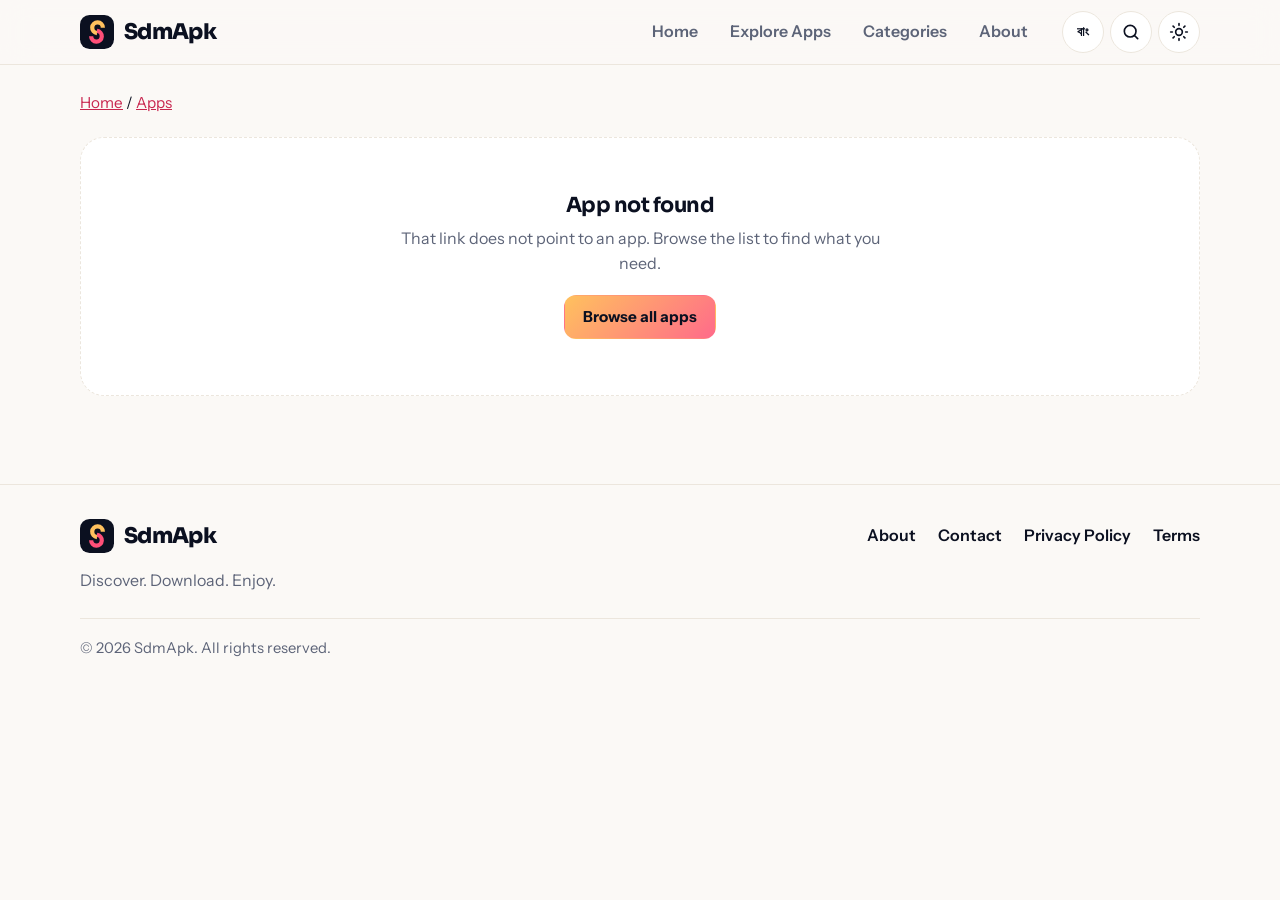
<file: app/index.html>
<!doctype html>
<html lang="en">
<head>
<meta charset="utf-8">
<meta name="viewport" content="width=device-width,initial-scale=1">
<title>App details · SdmApk</title>
<meta name="description" content="App details and download link on SdmApk.">
<meta name="theme-color" content="#0b1020">
<meta property="og:site_name" content="SdmApk">
<meta property="og:type" content="website">
<meta property="og:title" content="App details · SdmApk">
<meta property="og:description" content="App details and download link on SdmApk.">
<meta name="twitter:card" content="summary">
<link rel="icon" href="/assets/favicon.svg" type="image/svg+xml">
<link rel="preconnect" href="https://fonts.googleapis.com">
<link rel="preconnect" href="https://fonts.gstatic.com" crossorigin>
<link rel="stylesheet" href="https://fonts.googleapis.com/css2?family=Instrument+Sans:wght@400..700&family=Sora:wght@600..800&display=swap">
<link rel="stylesheet" href="/assets/site.css">
<script src="/assets/theme.js"></script>
</head>
<body>
<a class="skip" href="#main">Skip to content</a>
<header class="site-header">
<div class="wrap bar">
<a class="brand" href="/" aria-label="SdmApk home"><svg viewBox="0 0 64 64" aria-hidden="true"><rect width="64" height="64" rx="18" fill="#0b1020"/><path d="M43 24a10 10 0 1 0-11 10" fill="none" stroke="#ffc15e" stroke-width="8"/><path d="M21 40a10 10 0 1 0 11-10" fill="none" stroke="#ff4f78" stroke-width="8"/></svg>SdmApk</a>
<nav id="nav-links" class="nav-links" aria-label="Main">
<a href="/">Home</a>
<a href="/#explore">Explore Apps</a>
<a href="/#categories">Categories</a>
<a href="/about/">About</a>
</nav>
<div class="tools">
<a class="icon-btn" href="/#search" aria-label="Search apps"><svg viewBox="0 0 24 24" aria-hidden="true"><circle cx="11" cy="11" r="7"/><path d="m20 20-3.5-3.5"/></svg></a>
<button class="icon-btn theme-btn" id="theme-btn" type="button" aria-label="Switch between light and dark theme"><svg class="sun" viewBox="0 0 24 24" aria-hidden="true"><circle cx="12" cy="12" r="4"/><path d="M12 2v2M12 20v2M4.9 4.9l1.4 1.4M17.7 17.7l1.4 1.4M2 12h2M20 12h2M4.9 19.1l1.4-1.4M17.7 6.3l1.4-1.4"/></svg><svg class="moon" viewBox="0 0 24 24" aria-hidden="true"><path d="M21 12.8A9 9 0 1 1 11.2 3a7 7 0 0 0 9.8 9.8z"/></svg></button>
<button class="icon-btn menu-btn" id="menu-btn" type="button" aria-label="Open menu" aria-expanded="false" aria-controls="nav-links"><svg viewBox="0 0 24 24" aria-hidden="true"><path d="M4 7h16M4 12h16M4 17h16"/></svg></button>
</div>
</div>
</header>
<main id="main">
<div class="wrap">
<p class="crumbs"><a href="/">Home</a> / <a href="/#explore">Apps</a></p>
<div class="detail" id="detail"><div class="skeleton"></div></div>
</div>
</main>
<footer class="site-footer">
<div class="wrap foot">
<div><a class="brand" href="/" aria-label="SdmApk home"><svg viewBox="0 0 64 64" aria-hidden="true"><rect width="64" height="64" rx="18" fill="#0b1020"/><path d="M43 24a10 10 0 1 0-11 10" fill="none" stroke="#ffc15e" stroke-width="8"/><path d="M21 40a10 10 0 1 0 11-10" fill="none" stroke="#ff4f78" stroke-width="8"/></svg>SdmApk</a><p>Discover. Download. Enjoy.</p></div>
<nav aria-label="Footer">
<a href="/about/">About</a>
<a href="/about/#contact">Contact</a>
<a href="/privacy/">Privacy Policy</a>
<a href="/terms/">Terms</a>
</nav>
<p class="copy">© 2026 SdmApk. All rights reserved.</p>
</div>
</footer>
<script src="/assets/i18n.js" defer></script>
<script src="/assets/site.js" defer></script>
<script src="/assets/motion.js" defer></script>
<script src="/assets/app.js" defer></script>
</body>
</html>
</file>
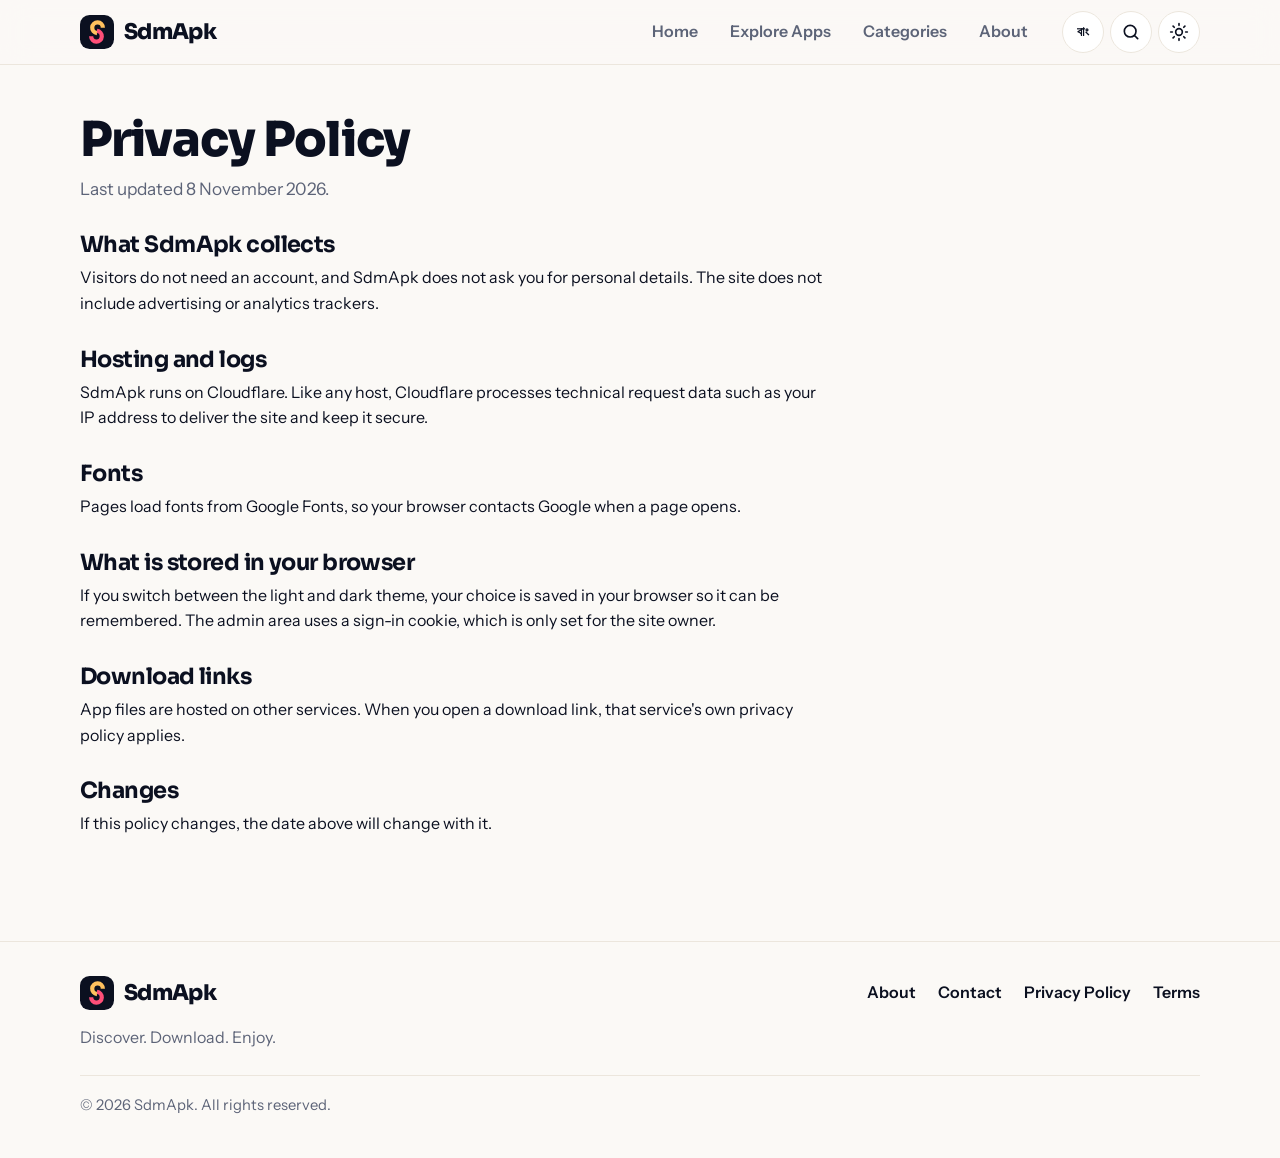
<file: privacy/index.html>
<!doctype html>
<html lang="en">
<head>
<meta charset="utf-8">
<meta name="viewport" content="width=device-width,initial-scale=1">
<title>Privacy Policy · SdmApk</title>
<meta name="description" content="How SdmApk handles information when you browse and download apps.">
<meta name="theme-color" content="#0b1020">
<meta property="og:site_name" content="SdmApk">
<meta property="og:type" content="website">
<meta property="og:title" content="Privacy Policy · SdmApk">
<meta property="og:description" content="How SdmApk handles information when you browse and download apps.">
<meta name="twitter:card" content="summary">
<link rel="icon" href="/assets/favicon.svg" type="image/svg+xml">
<link rel="preconnect" href="https://fonts.googleapis.com">
<link rel="preconnect" href="https://fonts.gstatic.com" crossorigin>
<link rel="stylesheet" href="https://fonts.googleapis.com/css2?family=Instrument+Sans:wght@400..700&family=Sora:wght@600..800&display=swap">
<link rel="stylesheet" href="/assets/site.css">
<script src="/assets/theme.js"></script>
</head>
<body>
<a class="skip" href="#main">Skip to content</a>
<header class="site-header">
<div class="wrap bar">
<a class="brand" href="/" aria-label="SdmApk home"><svg viewBox="0 0 64 64" aria-hidden="true"><rect width="64" height="64" rx="18" fill="#0b1020"/><path d="M43 24a10 10 0 1 0-11 10" fill="none" stroke="#ffc15e" stroke-width="8"/><path d="M21 40a10 10 0 1 0 11-10" fill="none" stroke="#ff4f78" stroke-width="8"/></svg>SdmApk</a>
<nav id="nav-links" class="nav-links" aria-label="Main">
<a href="/">Home</a>
<a href="/#explore">Explore Apps</a>
<a href="/#categories">Categories</a>
<a href="/about/">About</a>
</nav>
<div class="tools">
<a class="icon-btn" href="/#search" aria-label="Search apps"><svg viewBox="0 0 24 24" aria-hidden="true"><circle cx="11" cy="11" r="7"/><path d="m20 20-3.5-3.5"/></svg></a>
<button class="icon-btn theme-btn" id="theme-btn" type="button" aria-label="Switch between light and dark theme"><svg class="sun" viewBox="0 0 24 24" aria-hidden="true"><circle cx="12" cy="12" r="4"/><path d="M12 2v2M12 20v2M4.9 4.9l1.4 1.4M17.7 17.7l1.4 1.4M2 12h2M20 12h2M4.9 19.1l1.4-1.4M17.7 6.3l1.4-1.4"/></svg><svg class="moon" viewBox="0 0 24 24" aria-hidden="true"><path d="M21 12.8A9 9 0 1 1 11.2 3a7 7 0 0 0 9.8 9.8z"/></svg></button>
<button class="icon-btn menu-btn" id="menu-btn" type="button" aria-label="Open menu" aria-expanded="false" aria-controls="nav-links"><svg viewBox="0 0 24 24" aria-hidden="true"><path d="M4 7h16M4 12h16M4 17h16"/></svg></button>
</div>
</div>
</header>
<main id="main">
<div class="wrap page">
<h1>Privacy Policy</h1>
<p class="lede">Last updated 8 November 2026.</p>
<h2>What SdmApk collects</h2>
<p>Visitors do not need an account, and SdmApk does not ask you for personal details. The site does not include advertising or analytics trackers.</p>
<h2>Hosting and logs</h2>
<p>SdmApk runs on Cloudflare. Like any host, Cloudflare processes technical request data such as your IP address to deliver the site and keep it secure.</p>
<h2>Fonts</h2>
<p>Pages load fonts from Google Fonts, so your browser contacts Google when a page opens.</p>
<h2>What is stored in your browser</h2>
<p>If you switch between the light and dark theme, your choice is saved in your browser so it can be remembered. The admin area uses a sign-in cookie, which is only set for the site owner.</p>
<h2>Download links</h2>
<p>App files are hosted on other services. When you open a download link, that service's own privacy policy applies.</p>
<h2>Changes</h2>
<p>If this policy changes, the date above will change with it.</p>
</div>
</main>
<footer class="site-footer">
<div class="wrap foot">
<div><a class="brand" href="/" aria-label="SdmApk home"><svg viewBox="0 0 64 64" aria-hidden="true"><rect width="64" height="64" rx="18" fill="#0b1020"/><path d="M43 24a10 10 0 1 0-11 10" fill="none" stroke="#ffc15e" stroke-width="8"/><path d="M21 40a10 10 0 1 0 11-10" fill="none" stroke="#ff4f78" stroke-width="8"/></svg>SdmApk</a><p>Discover. Download. Enjoy.</p></div>
<nav aria-label="Footer">
<a href="/about/">About</a>
<a href="/about/#contact">Contact</a>
<a href="/privacy/">Privacy Policy</a>
<a href="/terms/">Terms</a>
</nav>
<p class="copy">© 2026 SdmApk. All rights reserved.</p>
</div>
</footer>
<script src="/assets/i18n.js" defer></script>
<script src="/assets/site.js" defer></script>
<script src="/assets/motion.js" defer></script>
</body>
</html>
</file>
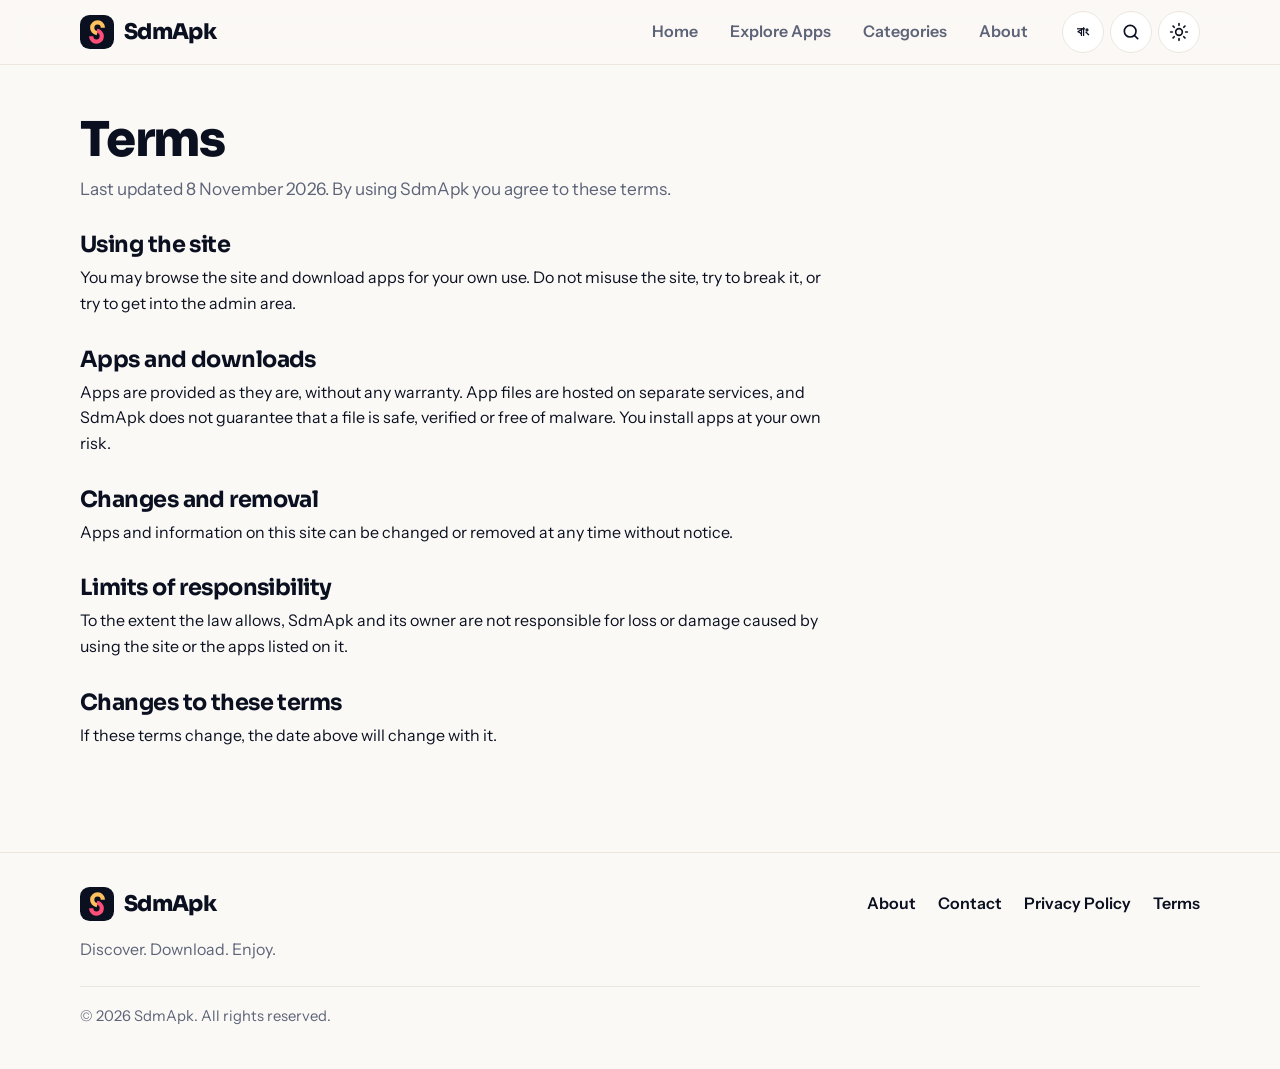
<file: terms/index.html>
<!doctype html>
<html lang="en">
<head>
<meta charset="utf-8">
<meta name="viewport" content="width=device-width,initial-scale=1">
<title>Terms · SdmApk</title>
<meta name="description" content="The terms for using SdmApk.">
<meta name="theme-color" content="#0b1020">
<meta property="og:site_name" content="SdmApk">
<meta property="og:type" content="website">
<meta property="og:title" content="Terms · SdmApk">
<meta property="og:description" content="The terms for using SdmApk.">
<meta name="twitter:card" content="summary">
<link rel="icon" href="/assets/favicon.svg" type="image/svg+xml">
<link rel="preconnect" href="https://fonts.googleapis.com">
<link rel="preconnect" href="https://fonts.gstatic.com" crossorigin>
<link rel="stylesheet" href="https://fonts.googleapis.com/css2?family=Instrument+Sans:wght@400..700&family=Sora:wght@600..800&display=swap">
<link rel="stylesheet" href="/assets/site.css">
<script src="/assets/theme.js"></script>
</head>
<body>
<a class="skip" href="#main">Skip to content</a>
<header class="site-header">
<div class="wrap bar">
<a class="brand" href="/" aria-label="SdmApk home"><svg viewBox="0 0 64 64" aria-hidden="true"><rect width="64" height="64" rx="18" fill="#0b1020"/><path d="M43 24a10 10 0 1 0-11 10" fill="none" stroke="#ffc15e" stroke-width="8"/><path d="M21 40a10 10 0 1 0 11-10" fill="none" stroke="#ff4f78" stroke-width="8"/></svg>SdmApk</a>
<nav id="nav-links" class="nav-links" aria-label="Main">
<a href="/">Home</a>
<a href="/#explore">Explore Apps</a>
<a href="/#categories">Categories</a>
<a href="/about/">About</a>
</nav>
<div class="tools">
<a class="icon-btn" href="/#search" aria-label="Search apps"><svg viewBox="0 0 24 24" aria-hidden="true"><circle cx="11" cy="11" r="7"/><path d="m20 20-3.5-3.5"/></svg></a>
<button class="icon-btn theme-btn" id="theme-btn" type="button" aria-label="Switch between light and dark theme"><svg class="sun" viewBox="0 0 24 24" aria-hidden="true"><circle cx="12" cy="12" r="4"/><path d="M12 2v2M12 20v2M4.9 4.9l1.4 1.4M17.7 17.7l1.4 1.4M2 12h2M20 12h2M4.9 19.1l1.4-1.4M17.7 6.3l1.4-1.4"/></svg><svg class="moon" viewBox="0 0 24 24" aria-hidden="true"><path d="M21 12.8A9 9 0 1 1 11.2 3a7 7 0 0 0 9.8 9.8z"/></svg></button>
<button class="icon-btn menu-btn" id="menu-btn" type="button" aria-label="Open menu" aria-expanded="false" aria-controls="nav-links"><svg viewBox="0 0 24 24" aria-hidden="true"><path d="M4 7h16M4 12h16M4 17h16"/></svg></button>
</div>
</div>
</header>
<main id="main">
<div class="wrap page">
<h1>Terms</h1>
<p class="lede">Last updated 8 November 2026. By using SdmApk you agree to these terms.</p>
<h2>Using the site</h2>
<p>You may browse the site and download apps for your own use. Do not misuse the site, try to break it, or try to get into the admin area.</p>
<h2>Apps and downloads</h2>
<p>Apps are provided as they are, without any warranty. App files are hosted on separate services, and SdmApk does not guarantee that a file is safe, verified or free of malware. You install apps at your own risk.</p>
<h2>Changes and removal</h2>
<p>Apps and information on this site can be changed or removed at any time without notice.</p>
<h2>Limits of responsibility</h2>
<p>To the extent the law allows, SdmApk and its owner are not responsible for loss or damage caused by using the site or the apps listed on it.</p>
<h2>Changes to these terms</h2>
<p>If these terms change, the date above will change with it.</p>
</div>
</main>
<footer class="site-footer">
<div class="wrap foot">
<div><a class="brand" href="/" aria-label="SdmApk home"><svg viewBox="0 0 64 64" aria-hidden="true"><rect width="64" height="64" rx="18" fill="#0b1020"/><path d="M43 24a10 10 0 1 0-11 10" fill="none" stroke="#ffc15e" stroke-width="8"/><path d="M21 40a10 10 0 1 0 11-10" fill="none" stroke="#ff4f78" stroke-width="8"/></svg>SdmApk</a><p>Discover. Download. Enjoy.</p></div>
<nav aria-label="Footer">
<a href="/about/">About</a>
<a href="/about/#contact">Contact</a>
<a href="/privacy/">Privacy Policy</a>
<a href="/terms/">Terms</a>
</nav>
<p class="copy">© 2026 SdmApk. All rights reserved.</p>
</div>
</footer>
<script src="/assets/i18n.js" defer></script>
<script src="/assets/site.js" defer></script>
<script src="/assets/motion.js" defer></script>
</body>
</html>
</file>
<file: assets/site.css>
/* SdmApk public styles. Light by default, dark via system setting or the theme button.
   Palette: soft indigo canvas, one indigo accent, pastel app tiles. */
:root {
  --bg: #fbf9f6;
  --surface: #ffffff;
  --surface-2: #f4efe8;
  --ink: #0b1020;
  --muted: #5d6478;
  --line: #ece6dd;
  --brand: #ff4f78;
  --brand-hover: #ff3a69;
  --brand-ink: #0b1020;
  --brand-soft: #fff0ec;
  --brand-text: #c8264f;
  --glow: linear-gradient(135deg, #ffc15e 0%, #ff6b8a 100%);
  --hero-bg: radial-gradient(520px 320px at 88% 0%, rgba(255, 193, 94, 0.28), transparent 70%), radial-gradient(460px 300px at 5% 100%, rgba(255, 79, 120, 0.22), transparent 70%), #0b1020;
  --hero-ink: #ffffff;
  --hero-muted: #aab3cf;
  --hero-tag-bg: rgba(255, 255, 255, 0.08);
  --hero-tag-ink: #ffc15e;
  --chip-bg: rgba(255, 255, 255, 0.08);
  --chip-line: rgba(255, 255, 255, 0.18);
  --danger: #b3263e;
  --shadow: 0 10px 30px -18px rgba(11, 16, 32, 0.35);
  --radius: 24px;
  --radius-sm: 12px;
  --font-body: "Instrument Sans", "Hind Siliguri", system-ui, -apple-system, "Segoe UI", Roboto, sans-serif;
  --font-display: "Sora", "Instrument Sans", system-ui, sans-serif;
  color-scheme: light;
}
@media (prefers-color-scheme: dark) {
  :root:not([data-theme="light"]) {
    --bg: #0b1020;
    --surface: #131a30;
    --surface-2: #1b2440;
    --ink: #f5f1ea;
    --muted: #a3adc8;
    --line: #26304f;
    --brand: #ff6b8a;
    --brand-hover: #ff8aa3;
    --brand-ink: #0b1020;
    --brand-soft: rgba(255, 193, 94, 0.12);
    --brand-text: #ffc15e;
    --glow: linear-gradient(135deg, #ffc15e 0%, #ff6b8a 100%);
    --danger: #ff8fa3;
    --shadow: none;
    color-scheme: dark;
  }
}
:root[data-theme="dark"] {
  --bg: #0b1020;
  --surface: #131a30;
  --surface-2: #1b2440;
  --ink: #f5f1ea;
  --muted: #a3adc8;
  --line: #26304f;
  --brand: #ff6b8a;
  --brand-hover: #ff8aa3;
  --brand-ink: #0b1020;
  --brand-soft: rgba(255, 193, 94, 0.12);
  --brand-text: #ffc15e;
  --glow: linear-gradient(135deg, #ffc15e 0%, #ff6b8a 100%);
  --danger: #ff8fa3;
  --shadow: none;
  color-scheme: dark;
}

*, *::before, *::after { box-sizing: border-box; }
html { scroll-behavior: smooth; scroll-padding-top: 84px; -webkit-text-size-adjust: 100%; }
body {
  margin: 0;
  background: var(--bg);
  color: var(--ink);
  font: 400 1rem/1.6 var(--font-body);
  -webkit-font-smoothing: antialiased;
}
img { max-width: 100%; display: block; }
a { color: var(--brand-text); }
h1, h2, h3 { font-family: var(--font-display); line-height: 1.12; letter-spacing: -0.025em; margin: 0; }
p { margin: 0; }
:focus-visible { outline: 3px solid var(--brand); outline-offset: 3px; border-radius: 6px; }
.skip { position: absolute; left: 12px; top: -60px; background: var(--brand); color: var(--brand-ink); padding: 10px 14px; border-radius: 10px; z-index: 100; text-decoration: none; }
.skip:focus { top: 12px; }
.wrap { width: min(1120px, 100% - 32px); margin-inline: auto; }
.sr-only { position: absolute; width: 1px; height: 1px; overflow: hidden; clip: rect(0 0 0 0); white-space: nowrap; }

/* Header */
.site-header { position: sticky; top: 0; z-index: 50; background: color-mix(in srgb, var(--bg) 86%, transparent); backdrop-filter: saturate(1.4) blur(14px); border-bottom: 1px solid var(--line); }
.bar { display: flex; align-items: center; gap: 12px; min-height: 64px; }
.brand { display: inline-flex; align-items: center; gap: 10px; text-decoration: none; color: var(--ink); font: 800 1.35rem/1 var(--font-display); letter-spacing: -0.03em; }
.brand svg { width: 34px; height: 34px; flex: none; }
.nav-links { display: flex; gap: 4px; margin-inline: auto 8px; }
.nav-links a { color: var(--muted); text-decoration: none; padding: 8px 14px; border-radius: 999px; font-weight: 600; }
.nav-links a:hover { color: var(--ink); background: var(--surface-2); }
.nav-links a[aria-current="page"] { color: var(--brand-text); background: var(--brand-soft); }
.tools { display: flex; gap: 6px; }
.icon-btn { width: 42px; height: 42px; display: inline-grid; place-items: center; border: 1px solid var(--line); background: var(--surface); color: var(--ink); border-radius: 999px; cursor: pointer; text-decoration: none; }
.icon-btn:hover { border-color: var(--brand); color: var(--brand-text); }
.icon-btn svg { width: 20px; height: 20px; fill: none; stroke: currentColor; stroke-width: 2; stroke-linecap: round; stroke-linejoin: round; }
.menu-btn { display: none; }
.theme-btn .moon { display: none; }
:root[data-theme="dark"] .theme-btn .sun { display: none; }
:root[data-theme="dark"] .theme-btn .moon { display: block; }
@media (prefers-color-scheme: dark) {
  :root:not([data-theme="light"]) .theme-btn .sun { display: none; }
  :root:not([data-theme="light"]) .theme-btn .moon { display: block; }
}
@media (max-width: 760px) {
  .menu-btn { display: inline-grid; }
  .tools { margin-left: auto; }
  .nav-links { display: none; position: absolute; left: 0; right: 0; top: 100%; flex-direction: column; background: var(--bg); border-bottom: 1px solid var(--line); padding: 8px 16px 14px; margin: 0; }
  .nav-links.open { display: flex; }
  .nav-links a { padding: 12px 14px; }
}

/* Buttons */
.btn { display: inline-flex; align-items: center; justify-content: center; gap: 8px; min-height: 44px; padding: 0 18px; border-radius: 12px; border: 1px solid transparent; font: 700 0.95rem/1 var(--font-body); text-decoration: none; cursor: pointer; transition: background-color 0.15s, border-color 0.15s, transform 0.15s; }
.btn-primary { background: var(--glow); color: var(--brand-ink); }
.btn-primary:hover { filter: brightness(1.06) saturate(1.1); }
.btn-ghost { background: transparent; color: var(--ink); border-color: var(--line); }
.btn-ghost:hover { border-color: var(--brand); color: var(--brand-text); }
.btn:active { transform: scale(0.98); }
.btn svg { width: 18px; height: 18px; fill: none; stroke: currentColor; stroke-width: 2.2; stroke-linecap: round; stroke-linejoin: round; }
.btn-lg { min-height: 52px; padding: 0 26px; font-size: 1.02rem; }

/* Hero: soft canvas with the newest real apps as tiles */
.hero { position: relative; background: var(--hero-bg); color: var(--hero-ink); overflow: hidden; }
.hero .wrap { text-align: center; }
.hero-text { padding: 84px 0 76px; min-width: 0; }
.hero-tag { display: inline-block; padding: 5px 12px; border-radius: 999px; background: var(--hero-tag-bg); color: var(--hero-tag-ink); font-weight: 600; font-size: 0.85rem; margin-bottom: 16px; }
.hero h1 { font-size: clamp(2.4rem, 5.6vw, 4rem); font-weight: 700; max-width: 20ch; text-wrap: balance; margin-inline: auto; letter-spacing: -0.035em; line-height: 1.04; }
.hero-copy { max-width: 52ch; margin: 18px auto 0; color: var(--hero-muted); font-size: 1.08rem; }
.search-form { display: flex; gap: 8px; margin: 30px auto 0; max-width: 560px; text-align: left; padding: 6px; background: #fff; border: 2px solid transparent; border-radius: 18px; border-color: var(--chip-line); box-shadow: 0 14px 34px -18px rgba(255, 107, 138, 0.5); }
.search-form:focus-within { border-color: #ff6b8a; }
.search-form input { flex: 1; min-width: 0; border: 0; background: transparent; color: #0b1020; font: 500 1.05rem var(--font-body); padding: 0 14px; outline: none; }
.search-form input::placeholder { color: #6b7391; }
.search-form .btn { min-height: 48px; border-radius: 13px; }
.hero-count { margin-top: 14px; color: var(--hero-muted); font-size: 0.95rem; min-height: 1.5em; }
.hero :focus-visible { outline-color: var(--brand); }

@media (prefers-reduced-motion: no-preference) {
}
@keyframes pop { from { opacity: 0; transform: scale(0.6); } to { opacity: 1; transform: none; } }
@media (max-width: 860px) {
  .hero .wrap { grid-template-columns: minmax(0, 1fr); gap: 0; }
  .hero-text { padding: 48px 0 28px; }
}

/* Sections */
.section { padding: 44px 0; }
.section-head { display: flex; align-items: end; justify-content: space-between; gap: 16px; flex-wrap: wrap; margin-bottom: 22px; }
.section-head h2 { font-size: clamp(1.6rem, 4vw, 2.2rem); font-weight: 750; }
.section-head p { color: var(--muted); margin-top: 6px; }

/* Categories */
.cat-grid { display: flex; flex-wrap: wrap; gap: 10px; }
.cat { display: inline-flex; align-items: center; gap: 10px; padding: 8px 18px 8px 8px; background: var(--surface); border: 1px solid var(--line); border-radius: 999px; color: var(--ink); text-align: left; font: inherit; cursor: pointer; transition: border-color 0.15s, background-color 0.15s; }
.cat:hover { border-color: var(--brand); }
.cat[aria-pressed="true"] { border-color: var(--brand); background: var(--brand-soft); }
.cat-ico { width: 36px; height: 36px; border-radius: 50%; background: var(--brand-soft); color: var(--brand-text); display: grid; place-items: center; flex: none; }
.cat[aria-pressed="true"] .cat-ico { background: var(--brand); color: var(--brand-ink); }
.cat-ico svg { width: 19px; height: 19px; fill: none; stroke: currentColor; stroke-width: 2; stroke-linecap: round; stroke-linejoin: round; }
.cat b { font-weight: 700; margin-right: 8px; }
.cat small { color: var(--muted); }

/* App cards, Play Store style: icon + name + Download on one line, screenshots below */
.grid { display: grid; grid-template-columns: repeat(auto-fill, minmax(340px, 1fr)); gap: 16px; }
.card { display: flex; flex-direction: column; gap: 14px; padding: 16px; background: var(--surface); border: 1px solid var(--line); border-radius: 20px; min-width: 0; transition: border-color 0.2s; }
.card:hover { border-color: color-mix(in srgb, var(--brand) 50%, var(--line)); }
.card-top { display: flex; gap: 14px; align-items: center; min-width: 0; }
.card-id { flex: 1; min-width: 0; }
.card h3 { font-size: 1.08rem; font-weight: 650; letter-spacing: -0.01em; overflow-wrap: anywhere; }
.card h3 a { color: inherit; text-decoration: none; }
.card h3 a:hover { color: var(--brand-text); }
.card-sub { color: var(--muted); font-size: 0.9rem; margin-top: 2px; }
.btn-sm-dl { flex: none; min-height: 40px; padding: 0 20px; border-radius: 999px; }
.card-shots { display: flex; gap: 8px; overflow-x: auto; margin: 0 -2px; padding: 2px; scrollbar-width: none; overscroll-behavior-x: contain; }
.card-shots::-webkit-scrollbar { display: none; }
.card-shots a { flex: none; display: block; border-radius: 12px; }
.card-shots img { height: 168px; width: auto; max-width: none; border-radius: 12px; border: 1px solid var(--line); background: var(--surface-2); }
.card-desc { color: var(--muted); display: -webkit-box; -webkit-line-clamp: 2; -webkit-box-orient: vertical; overflow: hidden; font-size: 0.95rem; }
.chip { display: inline-block; padding: 3px 10px; border-radius: 999px; background: var(--brand-soft); color: var(--brand-text); font-size: 0.8rem; font-weight: 700; }
.chip-plain { background: var(--surface-2); color: var(--muted); }
.icon-tile, .app-icon { width: 60px; height: 60px; border-radius: 16px; flex: none; object-fit: cover; background: var(--surface-2); }
.icon-tile { display: grid; place-items: center; font: 700 1.6rem/1 var(--font-display); color: #fff; background: #5b4bdb; }
.icon-tile[data-tint="1"] { background: #0e8fa3; }
.icon-tile[data-tint="2"] { background: #e8590c; }
.icon-tile[data-tint="3"] { background: #c2255c; }
.icon-tile[data-tint="4"] { background: #2f9e44; }
.icon-tile[data-tint="5"] { background: #1c7ed6; }
#featured .card { background: var(--brand-soft); border-color: transparent; }
#featured .card:hover { border-color: var(--brand); }
@media (max-width: 640px) { .grid { grid-template-columns: minmax(0, 1fr); } .card-shots img { height: 150px; } }

/* Toolbar */
.toolbar { display: flex; flex-wrap: wrap; gap: 10px; margin-bottom: 20px; }
.field { display: flex; flex-direction: column; gap: 4px; }
.field label { font-size: 0.85rem; font-weight: 600; color: var(--muted); }
.field input, .field select { min-height: 46px; padding: 0 14px; background: var(--surface); color: var(--ink); border: 1px solid var(--line); border-radius: var(--radius-sm); font: 500 1rem var(--font-body); }
.field input:focus, .field select:focus { border-color: var(--brand); outline: none; box-shadow: 0 0 0 3px color-mix(in srgb, var(--brand) 30%, transparent); }
.toolbar .grow { flex: 1 1 240px; }
.status-line { color: var(--muted); margin-bottom: 14px; min-height: 1.6em; }

/* States */
.state { text-align: center; padding: 56px 20px; background: var(--surface); border: 1px dashed var(--line); border-radius: var(--radius); }
.state h3 { font-size: 1.3rem; margin-bottom: 8px; }
.state p { color: var(--muted); max-width: 46ch; margin: 0 auto 18px; }
.skeleton { height: 84px; border-radius: 16px; background: linear-gradient(100deg, var(--surface) 30%, var(--surface-2) 50%, var(--surface) 70%); background-size: 200% 100%; border: 1px solid var(--line); }
@media (prefers-reduced-motion: no-preference) { .skeleton { animation: shimmer 1.2s linear infinite; } }
@keyframes shimmer { to { background-position: -200% 0; } }

/* App details, Play Store style */
.crumbs { padding-top: 26px; font-size: 0.95rem; }
.detail { display: block; max-width: 860px; padding: 22px 0 48px; }
.pd-top { display: flex; align-items: center; justify-content: space-between; gap: 18px 24px; flex-wrap: wrap; }
.pd-head { display: flex; gap: 18px; align-items: center; min-width: 0; }
.pd-head .icon-tile, .pd-head .app-icon { width: 92px; height: 92px; border-radius: 24px; font-size: 2.5rem; }
.detail h1 { font-size: clamp(1.7rem, 5vw, 2.6rem); font-weight: 700; overflow-wrap: anywhere; }
.pd-sub { color: var(--brand-text); font-weight: 600; margin-top: 4px; }
.pd-actions { display: flex; gap: 10px; flex-wrap: wrap; align-items: center; }
.pd-dl { min-width: 180px; }
.pd-share { gap: 8px; }
.pd-share svg, .pd-dl svg { width: 20px; height: 20px; fill: none; stroke: currentColor; stroke-width: 2; stroke-linecap: round; stroke-linejoin: round; }
.install { margin-top: 28px; border: 1px solid var(--line); border-radius: 16px; background: var(--surface); padding: 0 18px; }
.install summary { cursor: pointer; padding: 16px 0; font-weight: 650; }
.install[open] summary { border-bottom: 1px solid var(--line); margin-bottom: 14px; }
.install[open] { padding-bottom: 6px; }
.install-cols { display: grid; grid-template-columns: repeat(2, minmax(0, 1fr)); gap: 8px 28px; }
.install ol { margin: 0 0 12px; padding-left: 22px; }
.install li { margin-bottom: 8px; }
@media (max-width: 760px) { .install-cols { grid-template-columns: minmax(0, 1fr); } }
.pd-stats { display: flex; margin: 26px 0 8px; padding: 14px 0; border-block: 1px solid var(--line); }
.pd-stats div { flex: 1 1 auto; text-align: center; padding: 0 8px; min-width: 0; }
.pd-stats div + div { border-left: 1px solid var(--line); }
.pd-stats b { display: block; font-size: 1.05rem; overflow-wrap: anywhere; }
.pd-stats span { color: var(--muted); font-size: 0.88rem; }
.prose { white-space: pre-line; overflow-wrap: anywhere; max-width: 68ch; }
.note { margin-top: 18px; font-size: 0.9rem; color: var(--muted); }
.shots { display: flex; gap: 12px; overflow-x: auto; max-width: 100%; padding: 4px 0 12px; margin-top: 8px; scroll-snap-type: x proximity; overscroll-behavior-x: contain; }
.shot { flex: none; padding: 0; border: 0; background: none; cursor: zoom-in; border-radius: 16px; scroll-snap-align: start; }
.shots img { height: 300px; width: auto; max-width: none; border-radius: 16px; border: 1px solid var(--line); background: var(--surface-2); }
.block { margin-top: 28px; }
.block h2 { font-size: 1.3rem; margin-bottom: 10px; }
@media (max-width: 640px) {
  .pd-head .icon-tile, .pd-head .app-icon { width: 72px; height: 72px; border-radius: 18px; font-size: 2rem; }
  .pd-actions { width: 100%; flex-wrap: nowrap; }
  .pd-dl { flex: 1; min-width: 0; }
  .pd-stats b { font-size: 0.98rem; overflow-wrap: normal; }
  .shots img { height: 240px; }
}

/* Text pages */
.page { padding: 48px 0 64px; }
.page h1 { font-size: clamp(2rem, 5vw, 3rem); font-weight: 800; margin-bottom: 8px; }
.page .lede { color: var(--muted); margin-bottom: 30px; font-size: 1.08rem; max-width: 62ch; }
.page h2 { font-size: 1.4rem; margin: 30px 0 8px; }
.page p, .page li { max-width: 68ch; }
.page p + p { margin-top: 12px; }
.page ul { padding-left: 1.2rem; }

/* Footer */
.site-footer { margin-top: 40px; border-top: 1px solid var(--line); padding: 34px 0 40px; }
.foot { display: flex; flex-wrap: wrap; gap: 24px 48px; justify-content: space-between; }
.foot p { color: var(--muted); margin-top: 8px; max-width: 34ch; }
.foot nav { display: flex; flex-wrap: wrap; gap: 6px 22px; align-items: start; }
.foot nav a { color: var(--ink); text-decoration: none; font-weight: 600; padding: 4px 0; }
.foot nav a:hover { color: var(--brand-text); text-decoration: underline; }
.copy { width: 100%; color: var(--muted); font-size: 0.92rem; padding-top: 18px; border-top: 1px solid var(--line); }

@media (prefers-reduced-motion: reduce) { html { scroll-behavior: auto; } * { transition: none !important; } }

.grid > .state { grid-column: 1 / -1; }

[hidden] { display: none !important; }
.foot .copy { max-width: none; margin-top: 0; }

/* Full-screen screenshot viewer */
.viewer { border: 0; padding: 0; margin: 0; max-width: none; max-height: none; width: 100%; height: 100%; background: rgba(4, 12, 9, 0.94); color: #fff; }
.viewer::backdrop { background: rgba(4, 12, 9, 0.94); }
.viewer-strip { display: flex; height: 100%; overflow-x: auto; scroll-snap-type: x mandatory; overscroll-behavior: contain; scrollbar-width: none; }
.viewer-strip::-webkit-scrollbar { display: none; }
.slide { box-sizing: border-box; height: 100%; flex: 0 0 100%; scroll-snap-align: center; display: grid; place-items: center; padding: 64px 14px; min-width: 0; }
.slide img { max-width: 100%; max-height: calc(100vh - 128px); max-height: calc(100dvh - 128px); width: auto; height: auto; object-fit: contain; border-radius: 14px; }
.v-btn { position: absolute; width: 46px; height: 46px; display: grid; place-items: center; border: 0; border-radius: 50%; background: rgba(255, 255, 255, 0.16); color: #fff; cursor: pointer; }
.v-btn:hover { background: rgba(255, 255, 255, 0.28); }
.v-btn svg { width: 22px; height: 22px; fill: none; stroke: currentColor; stroke-width: 2.4; stroke-linecap: round; stroke-linejoin: round; }
.v-close { top: 14px; right: 14px; }
.v-prev { left: 12px; top: 50%; margin-top: -23px; }
.v-next { right: 12px; top: 50%; margin-top: -23px; }
.v-count { position: absolute; top: 24px; left: 0; right: 0; text-align: center; font-weight: 600; pointer-events: none; }
@media (max-width: 640px) { .v-prev, .v-next { display: none; } }

/* Quick category chips in the hero */
.hero-chips { display: flex; flex-wrap: wrap; gap: 8px; margin-top: 16px; }
.hero-chips button { border: 1px solid var(--chip-line); background: var(--chip-bg); color: var(--hero-ink); border-radius: 999px; padding: 7px 14px; font: 600 0.9rem var(--font-body); cursor: pointer; }
.hero-chips button:hover { background: rgba(255, 255, 255, 0.16); }
.hero-chips:empty { display: none; }

/* Older versions */
.vers { list-style: none; margin: 10px 0 0; padding: 0; display: grid; gap: 8px; }
.vers li { display: flex; align-items: center; justify-content: space-between; gap: 12px; padding: 10px 14px; border: 1px solid var(--line); border-radius: 14px; background: var(--surface); }
.vers small { display: block; color: var(--muted); font-size: 0.82rem; }

/* Contact list */
.contact-list { list-style: none; margin: 10px 0 0; padding: 0; display: grid; gap: 8px; }
.contact-list li { overflow-wrap: anywhere; }

/* Language button and Bengali type */
.lang-btn { width: auto; min-width: 42px; padding: 0 10px; font-weight: 700; font-size: 0.82rem; }
html[lang="bn"] :where(body, h1, h2, h3, h4, button, input, select, textarea) { font-family: "Hind Siliguri", "Instrument Sans", system-ui, sans-serif; }

.card-actions { flex: none; display: flex; flex-direction: column; gap: 6px; align-items: stretch; text-align: center; }
.card-actions .btn-sm-dl { min-height: 36px; padding: 0 18px; }

.card-btns { flex: none; display: grid; gap: 6px; justify-items: stretch; }
.card-btns .btn-sm-dl { min-height: 36px; padding: 0 18px; text-align: center; }
.card-more { font-size: 0.9rem; }
.install-cols { grid-template-columns: minmax(0, 1fr); }

/* Hero tiles: the newest apps as soft coloured tiles */

/* Desktop: wider app page and larger hero tiles */
@media (min-width: 960px) {
  .detail { max-width: none; }
  .pd-cols { display: grid; grid-template-columns: minmax(0, 1fr) 340px; gap: 0 40px; align-items: start; }
  .pd-side { position: sticky; top: 88px; }
  .pd-side .install { margin-top: 28px; }
  .shots img { height: 360px; }
}

/* Motion (skipped for visitors who prefer reduced motion) */
@media (prefers-reduced-motion: no-preference) {
  .card { transition: border-color 0.2s, opacity 0.5s ease, transform 0.25s ease, box-shadow 0.25s ease; animation: rise 0.55s cubic-bezier(0.2, 0.7, 0.2, 1) backwards; }
  .card.pre { opacity: 0; transform: translateY(18px); }
  .card:hover { transform: translateY(-4px); box-shadow: 0 18px 36px -22px rgba(255, 107, 138, 0.55); }
  .card:nth-child(2) { animation-delay: 0.06s; } .card:nth-child(3) { animation-delay: 0.12s; }
  .card:nth-child(4) { animation-delay: 0.18s; } .card:nth-child(5) { animation-delay: 0.24s; } .card:nth-child(n+6) { animation-delay: 0.3s; }
  @keyframes rise { from { opacity: 0; transform: translateY(18px); } to { opacity: 1; transform: none; } }

  .hero-text > * { animation: rise 0.7s cubic-bezier(0.2, 0.7, 0.2, 1) backwards; }
  .hero-text > :nth-child(2) { animation-delay: 0.08s; } .hero-text > :nth-child(3) { animation-delay: 0.16s; }
  .hero-text > :nth-child(4) { animation-delay: 0.24s; } .hero-text > :nth-child(5) { animation-delay: 0.32s; } .hero-text > :nth-child(6) { animation-delay: 0.4s; }

  @keyframes bob { 0%, 100% { transform: translateY(0); } 50% { transform: translateY(-5px); } }

  .btn { transition: background-color 0.15s, border-color 0.15s, transform 0.15s, box-shadow 0.2s; }
  .btn-primary:hover { transform: translateY(-2px); box-shadow: 0 12px 24px -10px rgba(255, 107, 138, 0.7); }
  .hero-chips button, .chip { transition: transform 0.15s, background-color 0.15s; }
  .hero-chips button:hover { transform: translateY(-2px); }

  .pd-head .icon-tile, .pd-head .app-icon { animation: pop 0.5s cubic-bezier(0.2, 0.9, 0.3, 1.2) backwards; }
  .pd-stats div, .block, .install { animation: rise 0.6s cubic-bezier(0.2, 0.7, 0.2, 1) backwards; }
  .shot { animation: rise 0.6s cubic-bezier(0.2, 0.7, 0.2, 1) backwards; }
  .shot:nth-child(2) { animation-delay: 0.08s; } .shot:nth-child(3) { animation-delay: 0.16s; } .shot:nth-child(4) { animation-delay: 0.24s; } .shot:nth-child(n+5) { animation-delay: 0.32s; }
  .shot img { transition: transform 0.25s ease; } .shot:hover img { transform: scale(1.03); }
}
.site-header { transition: box-shadow 0.25s; }
.site-header.scrolled { box-shadow: 0 8px 24px -18px rgba(20, 18, 58, 0.5); }

/* Few apps: no empty placeholders */

/* Spotlight: a single app shown as one proper card */
@media (prefers-reduced-motion: no-preference) {
  @keyframes glow { from { transform: translate(0, 0) scale(1); } to { transform: translate(-8%, 10%) scale(1.15); } }
}

/* Two apps: two compact spotlight cards */

/* Hero is centred; accent uses the logo colours */
.hero-chips { justify-content: center; }
.hero h1 em { font-style: normal; background: var(--glow); -webkit-background-clip: text; background-clip: text; color: transparent; }
.hero-count { text-align: center; }

/* Hero jellyfish (decorative) */
.hero .wrap { position: relative; z-index: 1; }
.jelly-layer { position: absolute; inset: 0; pointer-events: none; overflow: hidden; z-index: 0; }
.jelly { position: absolute; height: auto; filter: drop-shadow(0 0 18px rgba(255, 107, 138, 0.4)); }
.jelly .jbell { transform-box: fill-box; transform-origin: 50% 0; }
.jelly .jt, .jelly .ja { fill: none; stroke-width: 3; stroke-linecap: round; transform-box: fill-box; transform-origin: 50% 0; }
.jelly .ja { stroke-width: 5; }
.j1 { width: 150px; left: 5%; top: 10%; }
.j2 { width: 100px; right: 7%; top: 34%; opacity: 0.85; }
.j3 { width: 62px; right: 28%; top: 5%; opacity: 0.55; }
@media (max-width: 860px) { .j1 { width: 96px; left: -14px; top: 4%; opacity: 0.7; } .j2 { width: 74px; right: -8px; top: 52%; opacity: 0.6; } .j3 { display: none; } }
@media (prefers-reduced-motion: no-preference) {
  .j1 { animation: jfloat1 9s ease-in-out infinite; }
  .j2 { animation: jfloat2 11s ease-in-out infinite; }
  .j3 { animation: jfloat1 7s ease-in-out -3s infinite; }
  .jelly .jbell { animation: jpulse 3.2s ease-in-out infinite; }
  .j2 .jbell { animation-duration: 3.8s; animation-delay: -1s; }
  .j3 .jbell { animation-duration: 2.8s; animation-delay: -2s; }
  .jelly .jt { animation: jsway 3.2s ease-in-out infinite; }
  .jelly .ja { animation: jsway 3.2s ease-in-out -0.4s infinite reverse; }
  .jelly .jt2 { animation-delay: -0.3s; } .jelly .jt3 { animation-delay: -0.6s; } .jelly .jt4 { animation-delay: -0.9s; } .jelly .jt5 { animation-delay: -1.2s; }
  @keyframes jpulse { 0%, 100% { transform: scale(1, 1); } 35% { transform: scale(1.1, 0.88); } 65% { transform: scale(0.95, 1.06); } }
  @keyframes jsway { 0%, 100% { transform: rotate(-5deg) scaleY(1); } 50% { transform: rotate(6deg) scaleY(1.06); } }
  @keyframes jfloat1 { 0%, 100% { transform: translate(0, 0) rotate(-3deg); } 50% { transform: translate(18px, -26px) rotate(3deg); } }
  @keyframes jfloat2 { 0%, 100% { transform: translate(0, 0) rotate(4deg); } 50% { transform: translate(-22px, 24px) rotate(-4deg); } }
}
</file>
